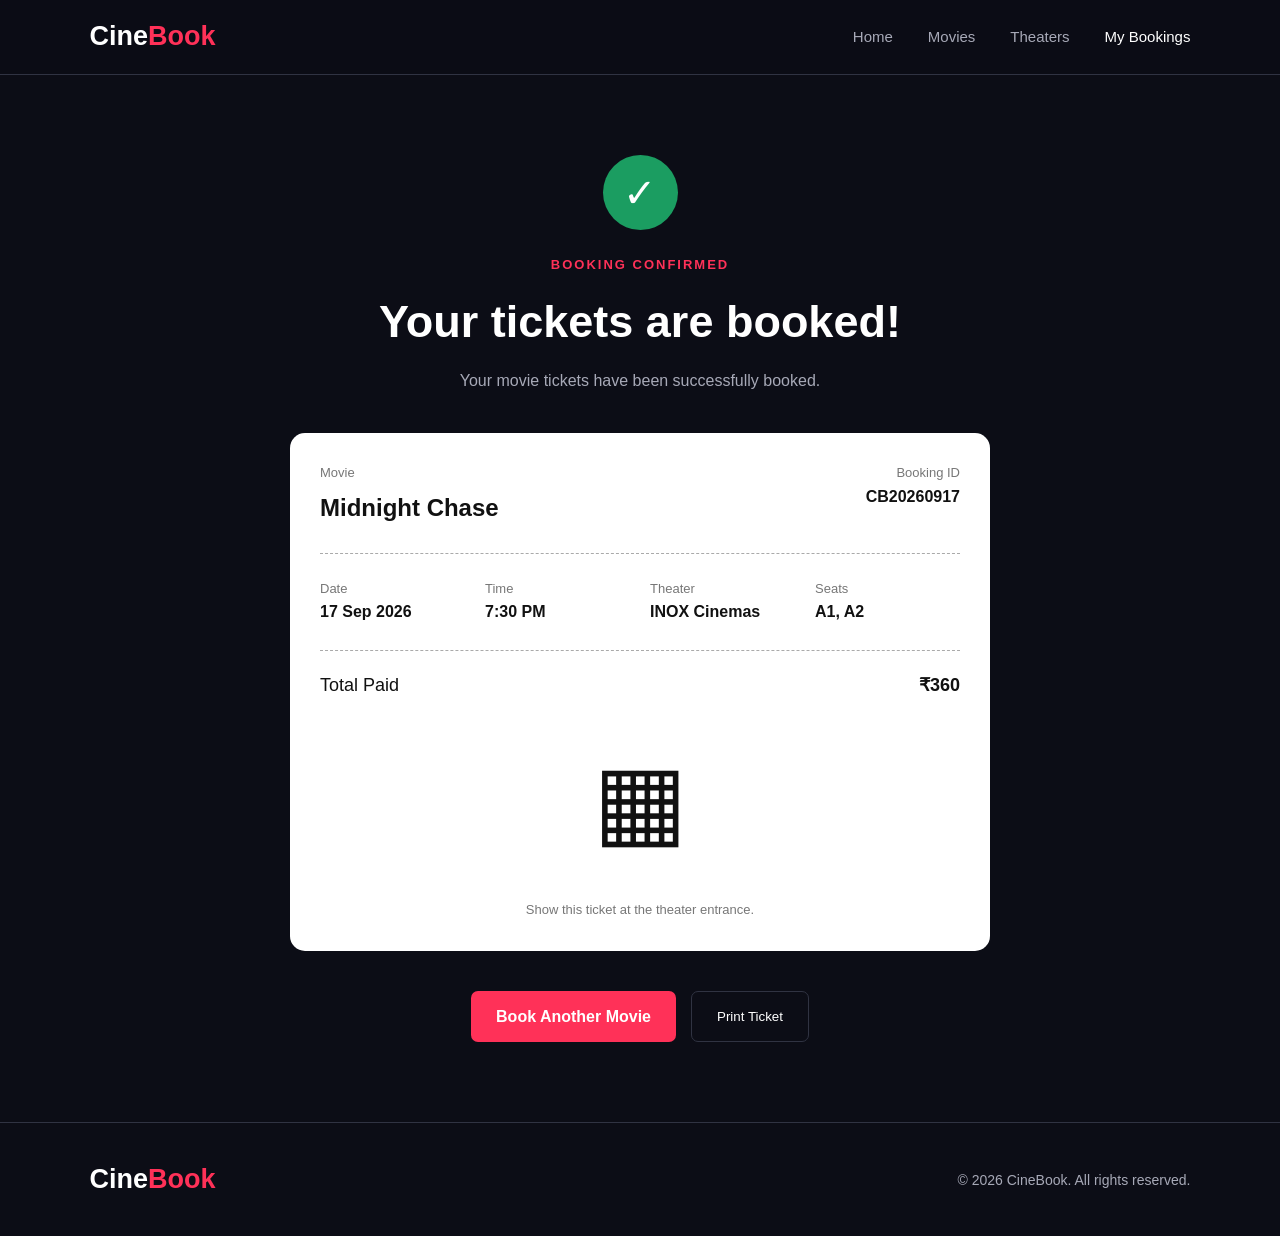
<file: booking.html>
<!DOCTYPE html>
<html lang="en">

<head>

    <meta charset="UTF-8">

    <meta name="viewport"
          content="width=device-width, initial-scale=1.0">

    <title>Booking Confirmed - CineBook</title>

    <link rel="stylesheet"
          href="css/style.css">

</head>

<body>

<header class="navbar">

    <div class="logo">
        Cine<span>Book</span>
    </div>

    <nav>

        <a href="index.html">Home</a>
        <a href="movies.html">Movies</a>
        <a href="movie-details.html">Theaters</a>
        <a href="booking.html" class="active">
            My Bookings
        </a>

    </nav>

</header>


<section class="confirmation">

    <div class="success-icon">
        ✓
    </div>

    <p class="section-label">
        BOOKING CONFIRMED
    </p>

    <h1>Your tickets are booked!</h1>

    <p>
        Your movie tickets have been successfully booked.
    </p>


    <div class="ticket">

        <div class="ticket-top">

            <div>

                <p>Movie</p>

                <h2 id="confirmMovie">
                    Midnight Chase
                </h2>

            </div>

            <div class="ticket-code">
                <p>Booking ID</p>
                <strong id="bookingId">
                    CB20260917
                </strong>
            </div>

        </div>


        <div class="ticket-details">

            <div>
                <span>Date</span>
                <strong>17 Sep 2026</strong>
            </div>

            <div>
                <span>Time</span>
                <strong id="confirmTime">
                    7:30 PM
                </strong>
            </div>

            <div>
                <span>Theater</span>
                <strong>INOX Cinemas</strong>
            </div>

            <div>
                <span>Seats</span>
                <strong id="confirmSeats">
                    A1, A2
                </strong>
            </div>

        </div>


        <div class="ticket-price">

            <span>Total Paid</span>

            <strong>
                ₹<span id="confirmAmount">0</span>
            </strong>

        </div>


        <div class="qr">

            ▦

        </div>

        <p class="scan">
            Show this ticket at the theater entrance.
        </p>

    </div>


    <div class="confirmation-actions">

        <a href="movies.html"
           class="primary-btn">

            Book Another Movie

        </a>

        <button onclick="window.print()"
                class="secondary-btn">

            Print Ticket

        </button>

    </div>

</section>


<footer>

    <div class="logo">
        Cine<span>Book</span>
    </div>

    <p>
        © 2026 CineBook. All rights reserved.
    </p>

</footer>


<script src="js/script.js"></script>

</body>
</html>
</file>
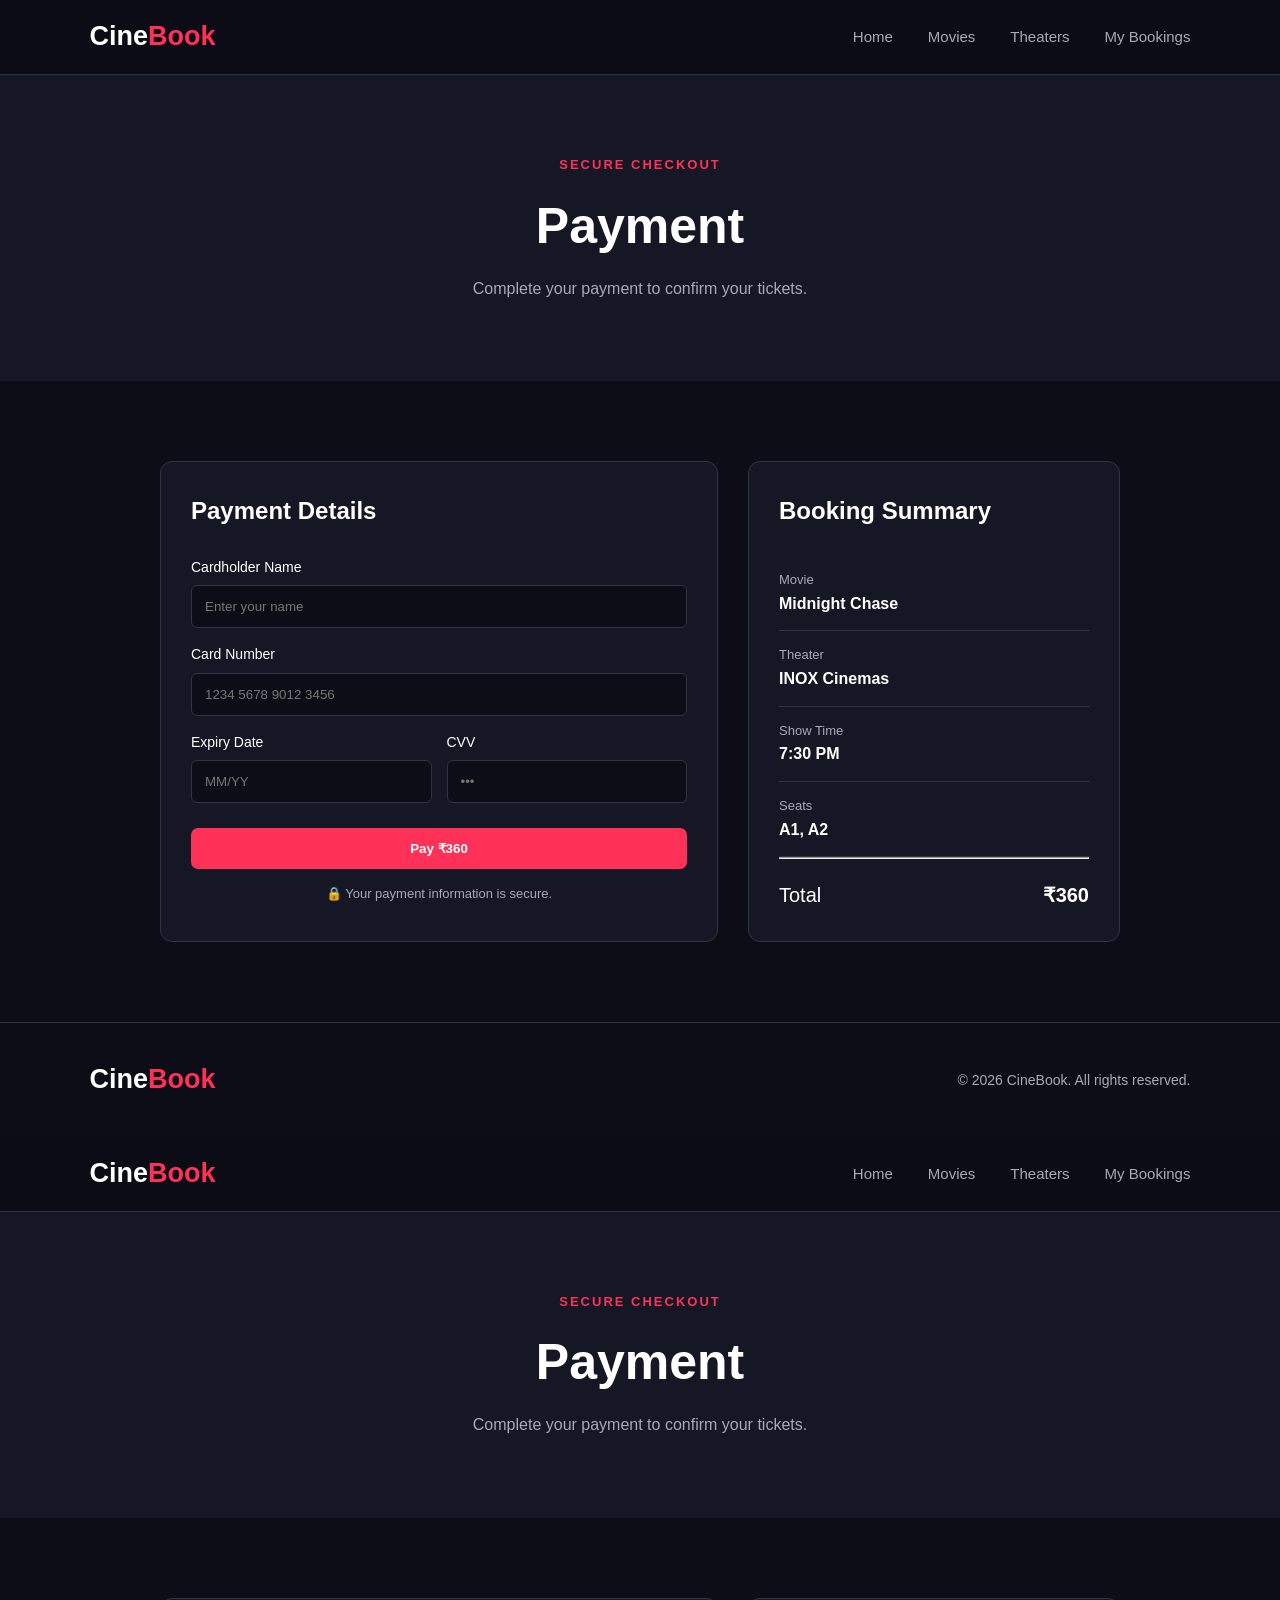
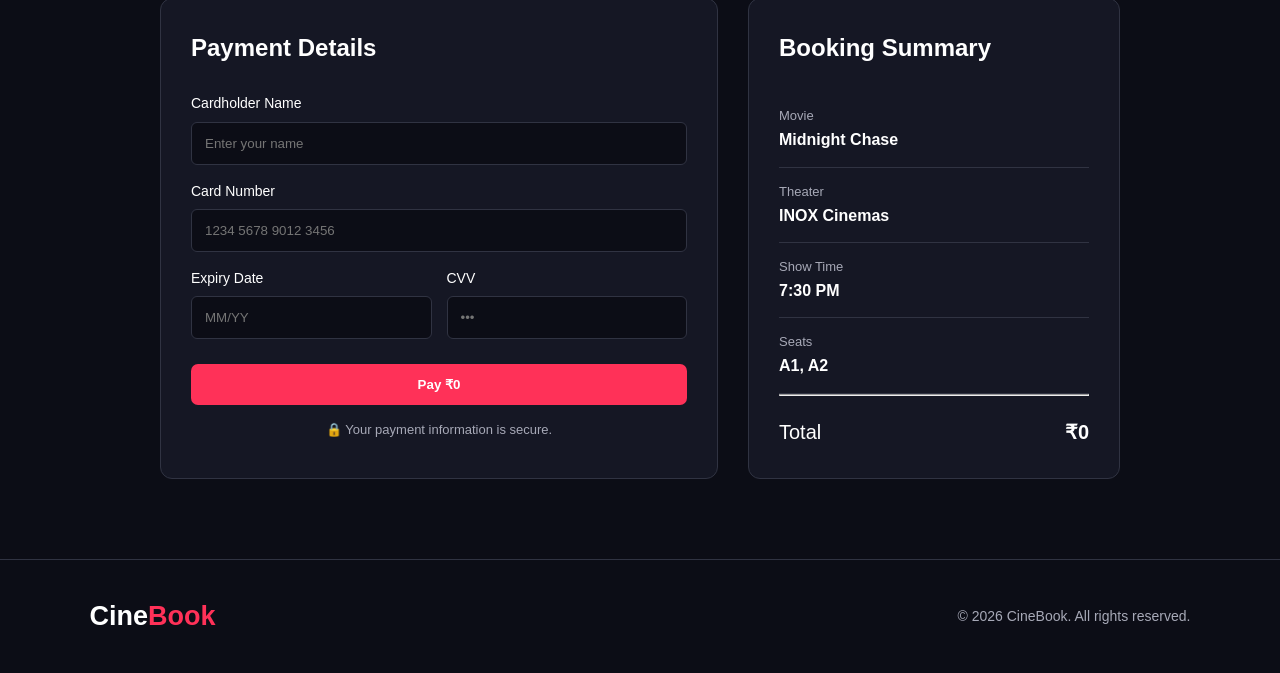
<file: payment.html>
<!DOCTYPE html>
<html lang="en">

<head>

    <meta charset="UTF-8">

    <meta name="viewport"
          content="width=device-width, initial-scale=1.0">

    <title>Payment - CineBook</title>

    <link rel="stylesheet"
          href="css/style.css">

</head>

<body>

<header class="navbar">

    <div class="logo">Cine<span>Book</span></div>

    <nav>

        <a href="index.html">Home</a>
        <a href="movies.html">Movies</a>
        <a href="movie-details.html">Theaters</a>
        <a href="booking.html">My Bookings</a>

    </nav>

</header>


<section class="page-banner">

    <p class="section-label">
        SECURE CHECKOUT
    </p>

    <h1>Payment</h1>

    <p>
        Complete your payment to confirm your tickets.
    </p>

</section>


<section class="payment-container">


    <div class="payment-form">

        <h2>Payment Details</h2>


        <label>
            Cardholder Name
        </label>

        <input
            type="text"
            id="cardName"
            placeholder="Enter your name"
        >


        <label>
            Card Number
        </label>

        <input
            type="text"
            id="cardNumber"
            placeholder="1234 5678 9012 3456"
            maxlength="19"
        >


        <div class="payment-row">

            <div>

                <label>
                    Expiry Date
                </label>

                <input
                    type="text"
                    placeholder="MM/YY"
                    maxlength="5"
                >

            </div>


            <div>

                <label>
                    CVV
                </label>

                <input
                    type="password"
                    placeholder="•••"
                    maxlength="3"
                >

            </div>

        </div>


        <button class="primary-btn payment-btn"
                onclick="completePayment()">

            Pay ₹<span id="paymentAmount">0</span>

        </button>


        <p class="secure-text">
            🔒 Your payment information is secure.
        </p>

    </div>


    <div class="order-summary">

        <h2>Booking Summary</h2>


        <div class="summary-item">

            <span>Movie</span>

            <strong id="summaryMovie">
                Midnight Chase
            </strong>

        </div>


        <div class="summary-item">

            <span>Theater</span>

            <strong>INOX Cinemas</strong>

        </div>


        <div class="summary-item">

            <span>Show Time</span>

            <strong id="summaryTime">
                7:30 PM
            </strong>

        </div>


        <div class="summary-item">

            <span>Seats</span>

            <strong id="summarySeats">
                A1, A2
            </strong>

        </div>


        <hr>


        <div class="total-row">

            <span>Total</span>

            <strong>
                ₹<span id="summaryTotal">0</span>
            </strong>

        </div>

    </div>

</section>


<footer>

    <div class="logo">
        Cine<span>Book</span>
    </div>

    <p>
        © 2026 CineBook. All rights reserved.
    </p>

</footer>


<script src="js/script.js"></script>

</body>
</html><!DOCTYPE html>
<html lang="en">

<head>

    <meta charset="UTF-8">

    <meta name="viewport"
          content="width=device-width, initial-scale=1.0">

    <title>Payment - CineBook</title>

    <link rel="stylesheet"
          href="css/style.css">

</head>

<body>

<header class="navbar">

    <div class="logo">Cine<span>Book</span></div>

    <nav>

        <a href="index.html">Home</a>
        <a href="movies.html">Movies</a>
        <a href="movie-details.html">Theaters</a>
        <a href="booking.html">My Bookings</a>

    </nav>

</header>


<section class="page-banner">

    <p class="section-label">
        SECURE CHECKOUT
    </p>

    <h1>Payment</h1>

    <p>
        Complete your payment to confirm your tickets.
    </p>

</section>


<section class="payment-container">


    <div class="payment-form">

        <h2>Payment Details</h2>


        <label>
            Cardholder Name
        </label>

        <input
            type="text"
            id="cardName"
            placeholder="Enter your name"
        >


        <label>
            Card Number
        </label>

        <input
            type="text"
            id="cardNumber"
            placeholder="1234 5678 9012 3456"
            maxlength="19"
        >


        <div class="payment-row">

            <div>

                <label>
                    Expiry Date
                </label>

                <input
                    type="text"
                    placeholder="MM/YY"
                    maxlength="5"
                >

            </div>


            <div>

                <label>
                    CVV
                </label>

                <input
                    type="password"
                    placeholder="•••"
                    maxlength="3"
                >

            </div>

        </div>


        <button class="primary-btn payment-btn"
                onclick="completePayment()">

            Pay ₹<span id="paymentAmount">0</span>

        </button>


        <p class="secure-text">
            🔒 Your payment information is secure.
        </p>

    </div>


    <div class="order-summary">

        <h2>Booking Summary</h2>


        <div class="summary-item">

            <span>Movie</span>

            <strong id="summaryMovie">
                Midnight Chase
            </strong>

        </div>


        <div class="summary-item">

            <span>Theater</span>

            <strong>INOX Cinemas</strong>

        </div>


        <div class="summary-item">

            <span>Show Time</span>

            <strong id="summaryTime">
                7:30 PM
            </strong>

        </div>


        <div class="summary-item">

            <span>Seats</span>

            <strong id="summarySeats">
                A1, A2
            </strong>

        </div>


        <hr>


        <div class="total-row">

            <span>Total</span>

            <strong>
                ₹<span id="summaryTotal">0</span>
            </strong>

        </div>

    </div>

</section>


<footer>

    <div class="logo">
        Cine<span>Book</span>
    </div>

    <p>
        © 2026 CineBook. All rights reserved.
    </p>

</footer>


<script src="js/script.js"></script>

</body>
</html>
</file>
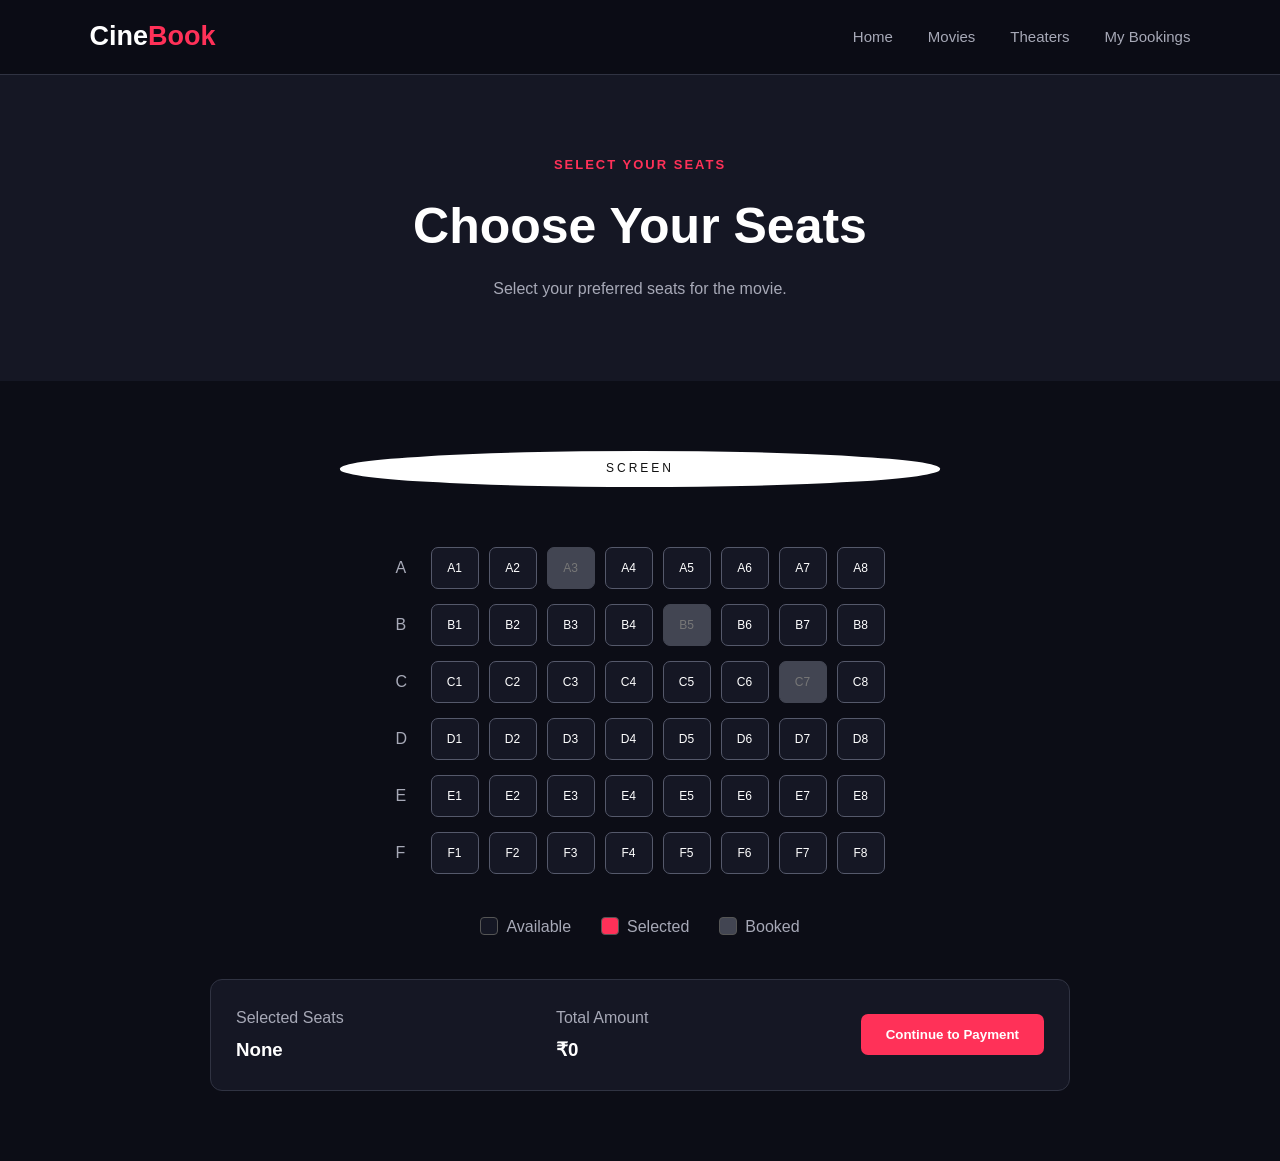
<file: seats.html>
<!DOCTYPE html>
<html lang="en">

<head>

    <meta charset="UTF-8">

    <meta name="viewport"
          content="width=device-width, initial-scale=1.0">

    <title>Select Seats - CineBook</title>

    <link rel="stylesheet"
          href="css/style.css">

</head>

<body>

<header class="navbar">

    <div class="logo">Cine<span>Book</span></div>

    <nav>

        <a href="index.html">Home</a>
        <a href="movies.html">Movies</a>
        <a href="movie-details.html">Theaters</a>
        <a href="booking.html">My Bookings</a>

    </nav>

</header>


<section class="page-banner">

    <p class="section-label">SELECT YOUR SEATS</p>

    <h1>Choose Your Seats</h1>

    <p>
        Select your preferred seats for the movie.
    </p>

</section>


<section class="seat-section">


    <div class="screen">

        SCREEN

    </div>


    <div class="seat-layout">


        <div class="seat-row">

            <span>A</span>

            <button class="seat">A1</button>
            <button class="seat">A2</button>
            <button class="seat booked">A3</button>
            <button class="seat">A4</button>

            <button class="seat">A5</button>
            <button class="seat">A6</button>
            <button class="seat">A7</button>
            <button class="seat">A8</button>

        </div>


        <div class="seat-row">

            <span>B</span>

            <button class="seat">B1</button>
            <button class="seat">B2</button>
            <button class="seat">B3</button>
            <button class="seat">B4</button>

            <button class="seat booked">B5</button>
            <button class="seat">B6</button>
            <button class="seat">B7</button>
            <button class="seat">B8</button>

        </div>


        <div class="seat-row">

            <span>C</span>

            <button class="seat">C1</button>
            <button class="seat">C2</button>
            <button class="seat">C3</button>
            <button class="seat">C4</button>

            <button class="seat">C5</button>
            <button class="seat">C6</button>
            <button class="seat booked">C7</button>
            <button class="seat">C8</button>

        </div>


        <div class="seat-row">

            <span>D</span>

            <button class="seat">D1</button>
            <button class="seat">D2</button>
            <button class="seat">D3</button>
            <button class="seat">D4</button>

            <button class="seat">D5</button>
            <button class="seat">D6</button>
            <button class="seat">D7</button>
            <button class="seat">D8</button>

        </div>


        <div class="seat-row">

            <span>E</span>

            <button class="seat">E1</button>
            <button class="seat">E2</button>
            <button class="seat">E3</button>
            <button class="seat">E4</button>

            <button class="seat">E5</button>
            <button class="seat">E6</button>
            <button class="seat">E7</button>
            <button class="seat">E8</button>

        </div>


        <div class="seat-row">

            <span>F</span>

            <button class="seat">F1</button>
            <button class="seat">F2</button>
            <button class="seat">F3</button>
            <button class="seat">F4</button>

            <button class="seat">F5</button>
            <button class="seat">F6</button>
            <button class="seat">F7</button>
            <button class="seat">F8</button>

        </div>

    </div>


    <div class="seat-legend">

        <div>
            <span class="legend-box available"></span>
            Available
        </div>

        <div>
            <span class="legend-box selected"></span>
            Selected
        </div>

        <div>
            <span class="legend-box booked-box"></span>
            Booked
        </div>

    </div>


    <div class="booking-summary">

        <div>

            <p>Selected Seats</p>

            <h3 id="selectedSeats">
                None
            </h3>

        </div>


        <div>

            <p>Total Amount</p>

            <h3>
                ₹<span id="totalAmount">0</span>
            </h3>

        </div>


        <button class="primary-btn"
                onclick="goToPayment()">

            Continue to Payment

        </button>

    </div>


</section>


<script src="js/script.js"></script>

</body>
</html>
</file>
<file: css/style.css>
* {
    margin: 0;
    padding: 0;
    box-sizing: border-box;
}

:root {
    --primary: #ff3158;
    --primary-dark: #e51f47;
    --dark: #0c0d16;
    --dark-2: #151724;
    --dark-3: #202231;
    --text: #ffffff;
    --muted: #a7a9b7;
    --border: #303342;
}

body {
    font-family: Arial, Helvetica, sans-serif;
    background: var(--dark);
    color: var(--text);
    line-height: 1.6;
}

a {
    text-decoration: none;
    color: inherit;
}


/* NAVBAR */

.navbar {
    height: 75px;
    padding: 0 7%;
    display: flex;
    align-items: center;
    justify-content: space-between;
    background: rgba(12, 13, 22, 0.96);
    border-bottom: 1px solid var(--border);
    position: sticky;
    top: 0;
    z-index: 100;
}

.logo {
    font-size: 27px;
    font-weight: 800;
}

.logo span {
    color: var(--primary);
}

.navbar nav {
    display: flex;
    gap: 35px;
}

.navbar nav a {
    color: var(--muted);
    font-size: 15px;
}

.navbar nav a:hover,
.navbar nav a.active {
    color: white;
}

.login-btn {
    background: transparent;
    border: 1px solid var(--border);
    color: white;
    padding: 9px 22px;
    border-radius: 7px;
    cursor: pointer;
}


/* HERO */

.hero {
    min-height: 600px;

    background:
        linear-gradient(
            90deg,
            rgba(12,13,22,1) 0%,
            rgba(12,13,22,.85) 40%,
            rgba(12,13,22,.3) 100%
        ),
        url("https://images.unsplash.com/photo-1489599849927-2ee91cede3ba?auto=format&fit=crop&w=1800&q=85");

    background-size: cover;
    background-position: center;

    display: flex;
    align-items: center;

    padding: 80px 7%;
}

.hero-content {
    max-width: 600px;
}

.hero-small,
.section-label {
    color: var(--primary);
    font-size: 13px;
    font-weight: 700;
    letter-spacing: 2px;
}

.hero h1 {
    font-size: 65px;
    line-height: 1.05;
    margin: 18px 0;
}

.hero h1 span {
    color: var(--primary);
}

.hero-content > p:not(.hero-small) {
    color: var(--muted);
    max-width: 500px;
    margin-bottom: 30px;
}


/* BUTTONS */

.primary-btn {
    display: inline-block;
    background: var(--primary);
    color: white;
    padding: 13px 25px;
    border-radius: 7px;
    border: none;
    cursor: pointer;
    font-weight: 700;
}

.primary-btn:hover {
    background: var(--primary-dark);
}

.secondary-btn {
    padding: 13px 25px;
    background: transparent;
    border: 1px solid var(--border);
    color: white;
    border-radius: 7px;
    cursor: pointer;
}


/* SECTIONS */

.section {
    padding: 80px 7%;
}

.section-header {
    display: flex;
    justify-content: space-between;
    align-items: end;
    margin-bottom: 35px;
}

.section-header h2 {
    font-size: 35px;
    margin-top: 5px;
}

.view-all {
    color: var(--primary);
}


/* MOVIE GRID */

.movie-grid {
    display: grid;
    grid-template-columns: repeat(4, 1fr);
    gap: 25px;
}

.movie-card {
    background: var(--dark-2);
    border: 1px solid var(--border);
    border-radius: 12px;
    overflow: hidden;
    transition: .3s;
}

.movie-card:hover {
    transform: translateY(-7px);
}

.movie-card img {
    width: 100%;
    height: 330px;
    object-fit: cover;
}

.movie-info {
    padding: 18px;
}

.movie-info h3 {
    font-size: 19px;
}

.movie-info p {
    color: var(--muted);
    font-size: 14px;
    margin-top: 5px;
}

.movie-bottom {
    display: flex;
    justify-content: space-between;
    align-items: center;
    margin-top: 15px;
}

.movie-bottom span {
    color: #ffd54a;
}

.movie-bottom a {
    color: var(--primary);
    font-weight: bold;
}


/* FEATURES */

.features {
    padding: 60px 7%;
    background: var(--dark-2);

    display: grid;
    grid-template-columns: repeat(3, 1fr);
    gap: 30px;
}

.feature {
    padding: 30px;
    border: 1px solid var(--border);
    border-radius: 12px;
}

.feature-icon {
    font-size: 35px;
    margin-bottom: 12px;
}

.feature p {
    color: var(--muted);
    margin-top: 8px;
}


/* FOOTER */

footer {
    padding: 35px 7%;
    border-top: 1px solid var(--border);
    display: flex;
    justify-content: space-between;
    align-items: center;
}

footer p {
    color: var(--muted);
    font-size: 14px;
}


/* PAGE BANNER */

.page-banner {
    text-align: center;
    padding: 80px 20px;
    background: var(--dark-2);
}

.page-banner h1 {
    font-size: 50px;
    margin: 10px 0;
}

.page-banner p:last-child {
    color: var(--muted);
}


/* FILTER */

.filter-bar {
    display: flex;
    gap: 15px;
    margin-bottom: 40px;
}

.filter-bar input,
.filter-bar select {
    background: var(--dark-2);
    border: 1px solid var(--border);
    color: white;
    padding: 14px 18px;
    border-radius: 7px;
}

.filter-bar input {
    flex: 1;
}

.filter-bar select {
    width: 180px;
}


/* MOVIE DETAILS */

.movie-detail {
    padding: 80px 7%;
    display: grid;
    grid-template-columns: 350px 1fr;
    gap: 60px;
    background: var(--dark-2);
}

.detail-poster img {
    width: 100%;
    height: 500px;
    object-fit: cover;
    border-radius: 12px;
}

.detail-content {
    align-self: center;
}

.detail-content h1 {
    font-size: 55px;
    margin: 10px 0;
}

.rating {
    color: #ffd54a;
    margin-bottom: 20px;
}

.detail-description {
    color: var(--muted);
    max-width: 650px;
}

.movie-meta {
    display: flex;
    gap: 50px;
    margin-top: 30px;
}

.movie-meta div {
    display: flex;
    flex-direction: column;
}

.movie-meta strong {
    font-size: 13px;
    color: var(--muted);
}

.movie-meta span {
    margin-top: 5px;
}


/* DATES */

.date-selector {
    display: flex;
    gap: 15px;
    margin-bottom: 35px;
}

.date {
    background: var(--dark-2);
    color: white;
    border: 1px solid var(--border);
    padding: 13px 20px;
    border-radius: 8px;
    cursor: pointer;

    display: flex;
    flex-direction: column;
}

.date.active,
.date:hover {
    background: var(--primary);
    border-color: var(--primary);
}


/* THEATER */

.theater {
    border: 1px solid var(--border);
    border-radius: 12px;
    padding: 25px;
    margin-bottom: 20px;
    background: var(--dark-2);
}

.theater-header {
    display: flex;
    justify-content: space-between;
    align-items: center;
}

.theater-header p {
    color: var(--muted);
}

.price {
    color: var(--primary);
}

.show-times {
    display: flex;
    gap: 12px;
    margin-top: 20px;
    flex-wrap: wrap;
}

.show-times button {
    background: transparent;
    color: white;
    border: 1px solid var(--border);
    padding: 10px 18px;
    border-radius: 6px;
    cursor: pointer;
}

.show-times button:hover {
    background: var(--primary);
    border-color: var(--primary);
}


/* SEATS */

.seat-section {
    max-width: 900px;
    margin: auto;
    padding: 70px 20px;
}

.screen {
    text-align: center;
    background: white;
    color: #111;
    padding: 8px;
    margin: 0 auto 60px;
    max-width: 600px;
    border-radius: 50%;
    font-size: 12px;
    letter-spacing: 3px;
}

.seat-layout {
    display: flex;
    flex-direction: column;
    gap: 15px;
    align-items: center;
}

.seat-row {
    display: flex;
    gap: 10px;
    align-items: center;
}

.seat-row > span {
    width: 25px;
    color: var(--muted);
}

.seat {
    width: 48px;
    height: 42px;
    background: var(--dark-2);
    color: white;
    border: 1px solid #55596b;
    border-radius: 7px;
    cursor: pointer;
    font-size: 12px;
}

.seat:hover,
.seat.selected {
    background: var(--primary);
    border-color: var(--primary);
}

.seat.booked {
    background: #424552;
    color: #777;
    cursor: not-allowed;
    border-color: #424552;
}

.seat-legend {
    display: flex;
    justify-content: center;
    gap: 30px;
    margin: 40px 0;
    color: var(--muted);
}

.seat-legend div {
    display: flex;
    align-items: center;
    gap: 8px;
}

.legend-box {
    width: 18px;
    height: 18px;
    border-radius: 4px;
    border: 1px solid #555;
}

.available {
    background: var(--dark-2);
}

.selected {
    background: var(--primary);
}

.booked-box {
    background: #424552;
}

.booking-summary {
    background: var(--dark-2);
    border: 1px solid var(--border);
    border-radius: 12px;
    padding: 25px;

    display: flex;
    justify-content: space-between;
    align-items: center;
}

.booking-summary p {
    color: var(--muted);
}

.booking-summary h3 {
    margin-top: 4px;
}


/* PAYMENT */

.payment-container {
    max-width: 1000px;
    margin: auto;
    padding: 80px 20px;

    display: grid;
    grid-template-columns: 1.5fr 1fr;
    gap: 30px;
}

.payment-form,
.order-summary {
    background: var(--dark-2);
    border: 1px solid var(--border);
    border-radius: 12px;
    padding: 30px;
}

.payment-form h2,
.order-summary h2 {
    margin-bottom: 25px;
}

.payment-form label {
    display: block;
    font-size: 14px;
    margin: 15px 0 7px;
}

.payment-form input {
    width: 100%;
    padding: 13px;
    border-radius: 6px;
    border: 1px solid var(--border);
    background: var(--dark);
    color: white;
}

.payment-row {
    display: grid;
    grid-template-columns: 1fr 1fr;
    gap: 15px;
}

.payment-btn {
    width: 100%;
    margin-top: 25px;
}

.secure-text {
    text-align: center;
    color: var(--muted);
    font-size: 13px;
    margin-top: 15px;
}

.summary-item {
    display: flex;
    flex-direction: column;
    padding: 14px 0;
    border-bottom: 1px solid var(--border);
}

.summary-item span {
    color: var(--muted);
    font-size: 13px;
}

.total-row {
    display: flex;
    justify-content: space-between;
    font-size: 20px;
    margin-top: 20px;
}


/* CONFIRMATION */

.confirmation {
    text-align: center;
    padding: 80px 20px;
}

.success-icon {
    width: 75px;
    height: 75px;
    border-radius: 50%;
    background: #1b9d61;
    display: flex;
    align-items: center;
    justify-content: center;
    margin: 0 auto 25px;
    font-size: 40px;
}

.confirmation h1 {
    font-size: 45px;
    margin: 10px 0;
}

.confirmation > p:not(.section-label) {
    color: var(--muted);
}

.ticket {
    max-width: 700px;
    margin: 40px auto;
    background: white;
    color: #111;
    border-radius: 15px;
    padding: 30px;
    text-align: left;
}

.ticket-top {
    display: flex;
    justify-content: space-between;
    border-bottom: 1px dashed #aaa;
    padding-bottom: 25px;
}

.ticket-top p,
.ticket-details span {
    color: #777;
    font-size: 13px;
}

.ticket-top h2 {
    margin-top: 5px;
}

.ticket-code {
    text-align: right;
}

.ticket-details {
    display: grid;
    grid-template-columns: repeat(4, 1fr);
    gap: 20px;
    padding: 25px 0;
}

.ticket-details div {
    display: flex;
    flex-direction: column;
}

.ticket-price {
    border-top: 1px dashed #aaa;
    padding-top: 20px;

    display: flex;
    justify-content: space-between;

    font-size: 18px;
}

.qr {
    text-align: center;
    font-size: 100px;
    margin: 20px 0;
}

.scan {
    text-align: center;
    color: #777;
    font-size: 13px;
}

.confirmation-actions {
    display: flex;
    justify-content: center;
    gap: 15px;
}


/* RESPONSIVE */

@media(max-width: 1000px) {

    .movie-grid {
        grid-template-columns: repeat(2, 1fr);
    }

    .movie-detail {
        grid-template-columns: 280px 1fr;
    }

}

@media(max-width: 700px) {

    .navbar {
        padding: 0 20px;
    }

    .navbar nav {
        display: none;
    }

    .hero {
        min-height: 500px;
        padding: 50px 25px;
    }

    .hero h1 {
        font-size: 43px;
    }

    .section {
        padding: 50px 25px;
    }

    .movie-grid {
        grid-template-columns: 1fr;
    }

    .features {
        grid-template-columns: 1fr;
        padding: 40px 25px;
    }

    .movie-detail {
        grid-template-columns: 1fr;
        padding: 50px 25px;
    }

    .detail-poster {
        max-width: 300px;
        margin: auto;
    }

    .detail-content h1 {
        font-size: 40px;
    }

    .movie-meta {
        gap: 20px;
        flex-wrap: wrap;
    }

    .payment-container {
        grid-template-columns: 1fr;
    }

    .booking-summary {
        flex-direction: column;
        align-items: flex-start;
        gap: 20px;
    }

    .seat {
        width: 35px;
        height: 35px;
        font-size: 9px;
    }

    .seat-row {
        gap: 5px;
    }

    .ticket-details {
        grid-template-columns: 1fr 1fr;
    }

    footer {
        flex-direction: column;
        gap: 15px;
    }

}
</file>
